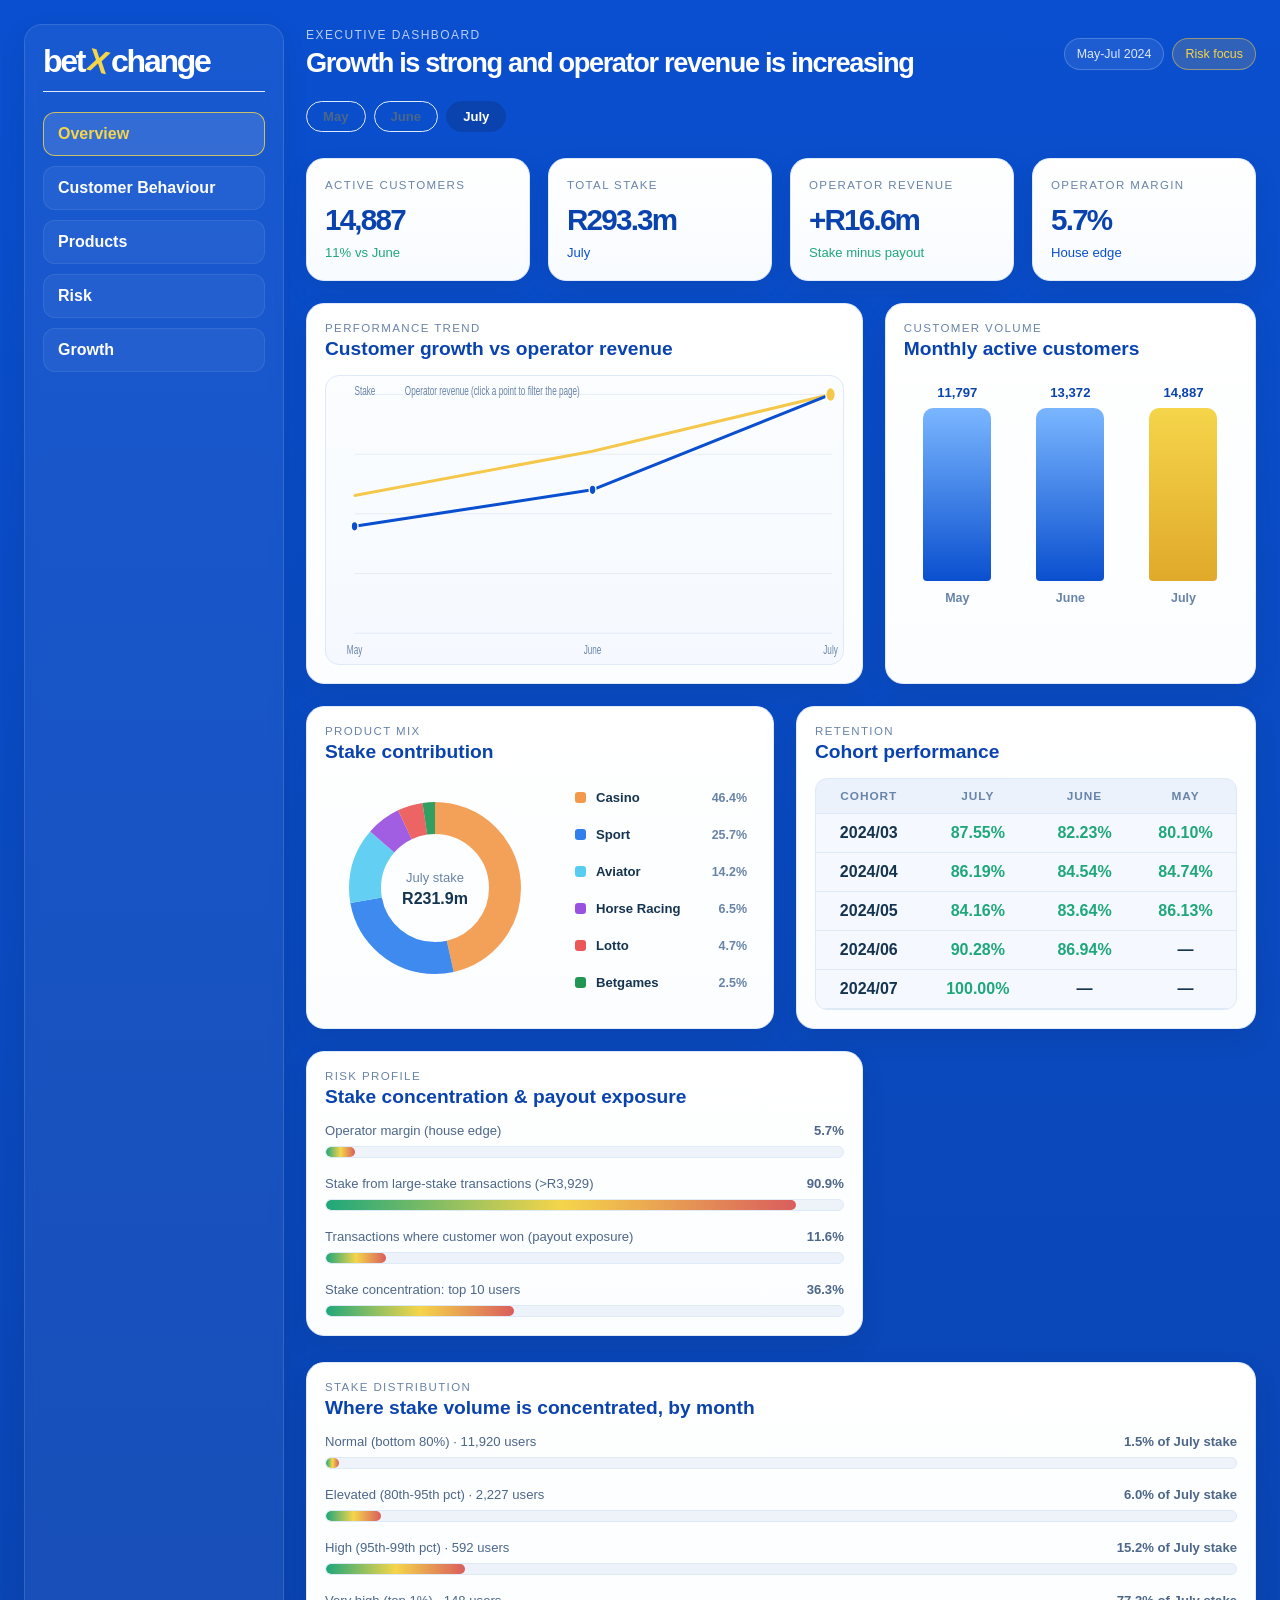
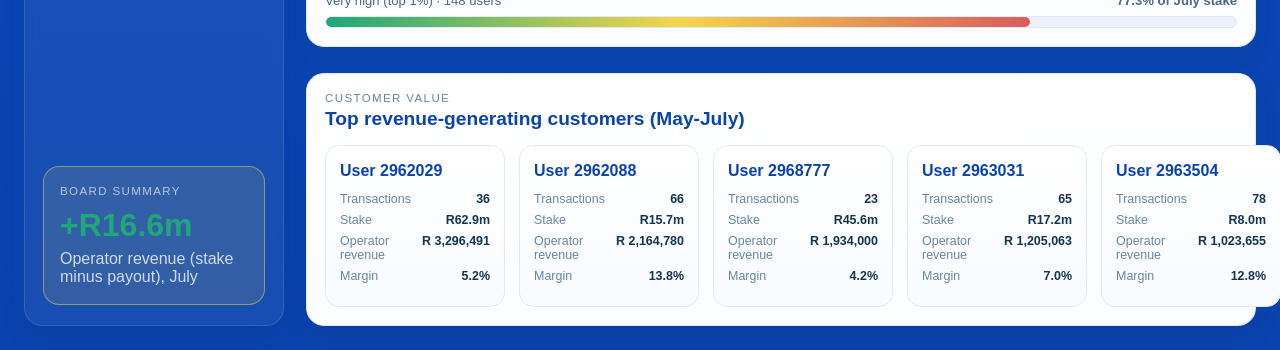
<file: dashboard/index.html>
<!DOCTYPE html>
<html lang="en">
  <head>
    <meta charset="UTF-8" />
    <meta name="viewport" content="width=device-width, initial-scale=1.0" />
    <title>BetXchange Dashboard</title>
    <link rel="stylesheet" href="styles.css" />
  </head>
  <body>
    <div class="page-shell">
      <aside class="sidebar">
        <div class="brand-wrap">
          <div class="betx-logo" aria-label="BetXchange logo">
            <span class="bet">bet</span><span class="x-mark">X</span><span class="change">change</span>
          </div>
        </div>

        <nav class="nav">
          <a class="nav-item active" href="index.html">Overview</a>
          <a class="nav-item" href="customers.html">Customer Behaviour</a>
          <a class="nav-item" href="products.html">Products</a>
          <a class="nav-item" href="risk.html">Risk</a>
          <a class="nav-item" href="growth.html">Growth</a>
        </nav>

        <div class="sidebar-card">
          <p class="label">Board summary</p>
          <p class="value large positive">+R16.6m</p>
          <p class="muted">Operator revenue (stake minus payout), July</p>
        </div>
      </aside>

      <main class="main-panel">
        <header class="topbar">
          <div>
            <p class="eyebrow">Executive dashboard</p>
            <h2>Growth is strong and operator revenue is increasing</h2>
          </div>
          <div class="header-pills">
            <span class="pill">May-Jul 2024</span>
            <span class="pill accent">Risk focus</span>
          </div>
        </header>

        <div class="month-filter" id="monthFilter"></div>

        <section class="cards-grid" id="kpiCards"></section>

        <section class="content-grid">
          <div class="panel large-panel">
            <div class="panel-header">
              <div>
                <p class="label">Performance trend</p>
                <h3>Customer growth vs operator revenue</h3>
              </div>
            </div>
            <div id="trendChart" class="trend-chart"></div>
          </div>

          <div class="panel">
            <div class="panel-header">
              <div>
                <p class="label">Customer volume</p>
                <h3>Monthly active customers</h3>
              </div>
            </div>
            <div id="monthlyActiveBars" class="bar-chart"></div>
          </div>
        </section>

        <section class="content-grid">
          <div class="panel">
            <div class="panel-header">
              <div>
                <p class="label">Product mix</p>
                <h3>Stake contribution</h3>
              </div>
            </div>
            <div class="donut-wrap">
              <div id="productDonut" class="donut-chart"></div>
              <div id="productDonutLegend" class="donut-legend"></div>
            </div>
          </div>

          <div class="panel">
            <div class="panel-header">
              <div>
                <p class="label">Retention</p>
                <h3>Cohort performance</h3>
              </div>
            </div>
            <div id="retentionTable" class="retention-table"></div>
          </div>
        </section>

        <section class="content-grid lower-grid">
          <div class="panel">
            <div class="panel-header">
              <div>
                <p class="label">Risk profile</p>
                <h3>Stake concentration &amp; payout exposure</h3>
              </div>
            </div>
            <div id="riskSummary" class="risk-summary"></div>
          </div>
        </section>

        <section class="panel full-width-panel">
          <div class="panel-header">
            <div>
              <p class="label">Stake distribution</p>
              <h3>Where stake volume is concentrated, by month</h3>
            </div>
          </div>
          <div id="stakeSegments" class="risk-summary"></div>
        </section>

        <section class="panel full-width-panel">
          <div class="panel-header">
            <div>
              <p class="label">Customer value</p>
              <h3>Top revenue-generating customers (May-July)</h3>
            </div>
          </div>
          <div id="customerList" class="customer-list"></div>
        </section>
      </main>
    </div>

    <script src="script.js"></script>
  </body>
</html>
</file>
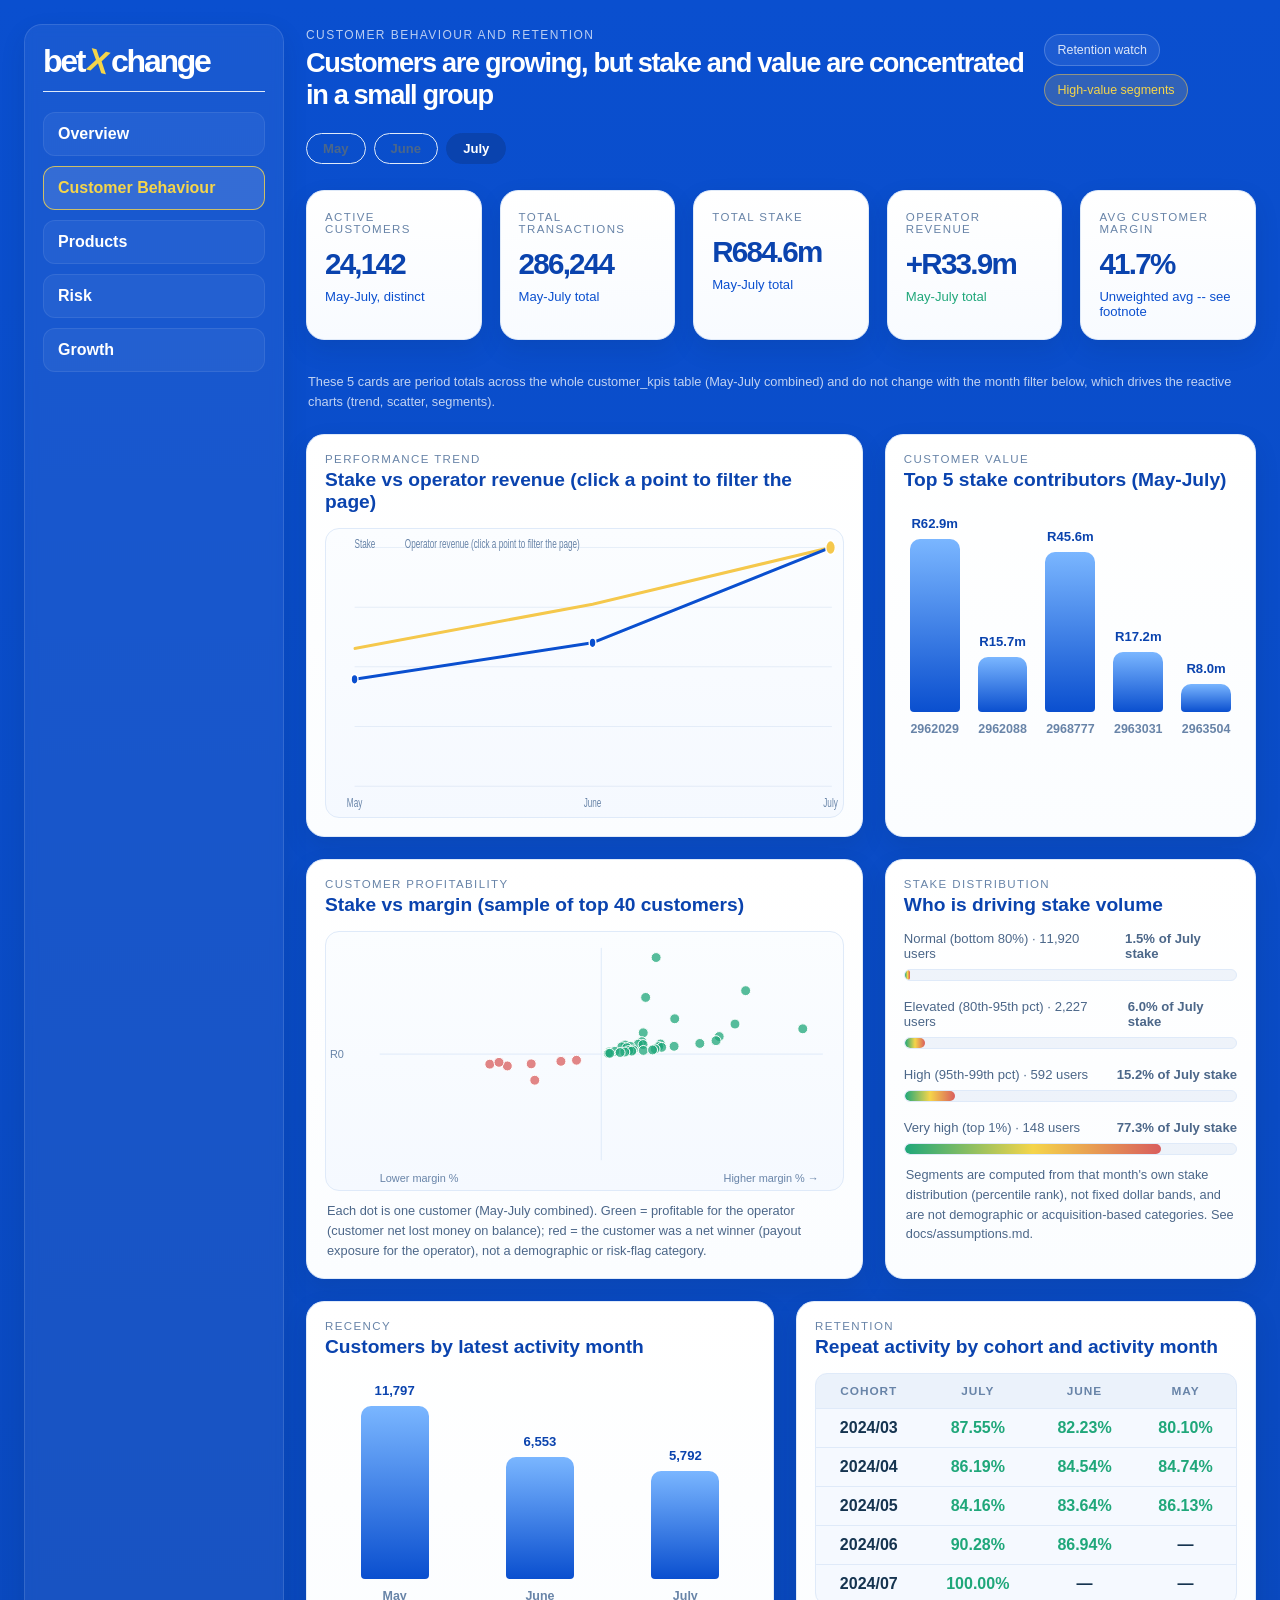
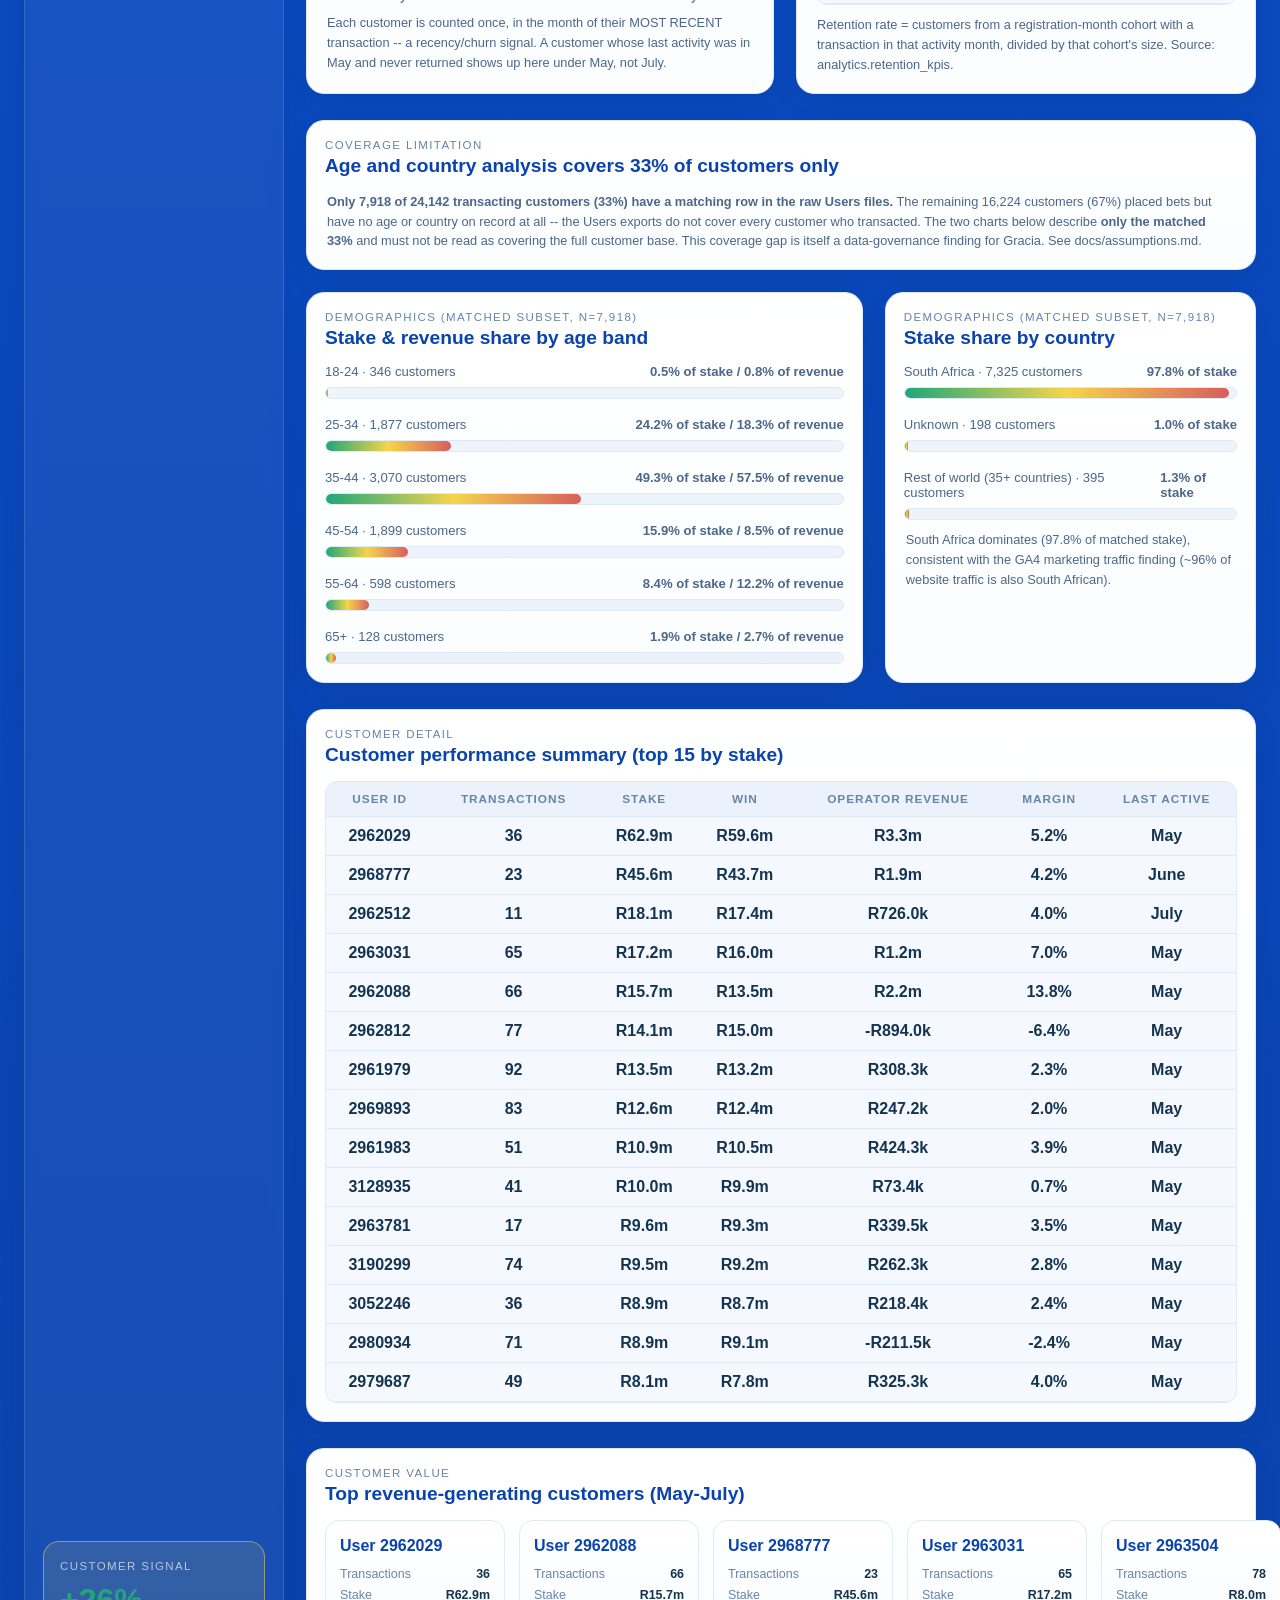
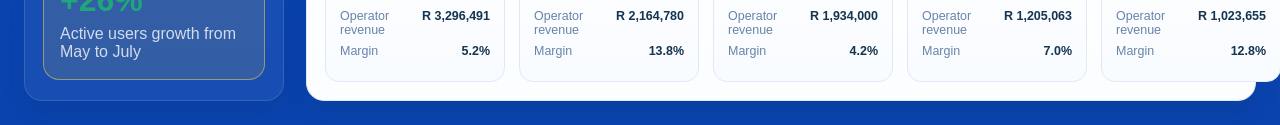
<file: dashboard/customers.html>
<!DOCTYPE html>
<html lang="en">
  <head>
    <meta charset="UTF-8" />
    <meta name="viewport" content="width=device-width, initial-scale=1.0" />
    <title>BetXchange | Customer Behaviour</title>
    <link rel="stylesheet" href="styles.css" />
  </head>
  <body>
    <div class="page-shell">
      <aside class="sidebar">
        <div class="brand-wrap">
          <div class="betx-logo" aria-label="BetXchange logo">
            <span class="bet">bet</span><span class="x-mark">X</span><span class="change">change</span>
          </div>
        </div>

        <nav class="nav">
          <a class="nav-item" href="index.html">Overview</a>
          <a class="nav-item active" href="customers.html">Customer Behaviour</a>
          <a class="nav-item" href="products.html">Products</a>
          <a class="nav-item" href="risk.html">Risk</a>
          <a class="nav-item" href="growth.html">Growth</a>
        </nav>

        <div class="sidebar-card">
          <p class="label">Customer signal</p>
          <p class="value large positive">+26%</p>
          <p class="muted">Active users growth from May to July</p>
        </div>
      </aside>

      <main class="main-panel">
        <header class="topbar">
          <div>
            <p class="eyebrow">Customer behaviour and retention</p>
            <h2>Customers are growing, but stake and value are concentrated in a small group</h2>
          </div>
          <div class="header-pills">
            <span class="pill">Retention watch</span>
            <span class="pill accent">High-value segments</span>
          </div>
        </header>

        <div class="month-filter" id="monthFilter"></div>

        <section class="cards-grid" id="customerKpiCards"></section>
        <p class="footnote">
          These 5 cards are period totals across the whole customer_kpis table (May-July combined) and do not change
          with the month filter below, which drives the reactive charts (trend, scatter, segments).
        </p>

        <section class="content-grid">
          <div class="panel large-panel">
            <div class="panel-header">
              <div>
                <p class="label">Performance trend</p>
                <h3>Stake vs operator revenue (click a point to filter the page)</h3>
              </div>
            </div>
            <div id="trendChart" class="trend-chart"></div>
          </div>

          <div class="panel">
            <div class="panel-header">
              <div>
                <p class="label">Customer value</p>
                <h3>Top 5 stake contributors (May-July)</h3>
              </div>
            </div>
            <div id="topStakeBars" class="bar-chart"></div>
          </div>
        </section>

        <section class="content-grid">
          <div class="panel">
            <div class="panel-header">
              <div>
                <p class="label">Customer profitability</p>
                <h3>Stake vs margin (sample of top 40 customers)</h3>
              </div>
            </div>
            <div id="customerScatter" class="scatter-chart"></div>
            <p class="footnote">
              Each dot is one customer (May-July combined). Green = profitable for the operator (customer net lost
              money on balance); red = the customer was a net winner (payout exposure for the operator), not a
              demographic or risk-flag category.
            </p>
          </div>

          <div class="panel">
            <div class="panel-header">
              <div>
                <p class="label">Stake distribution</p>
                <h3>Who is driving stake volume</h3>
              </div>
            </div>
            <div id="stakeSegments" class="risk-summary"></div>
            <p class="footnote">
              Segments are computed from that month's own stake distribution (percentile rank), not fixed dollar
              bands, and are not demographic or acquisition-based categories. See docs/assumptions.md.
            </p>
          </div>
        </section>

        <section class="content-grid">
          <div class="panel">
            <div class="panel-header">
              <div>
                <p class="label">Recency</p>
                <h3>Customers by latest activity month</h3>
              </div>
            </div>
            <div id="customerActivityBars" class="bar-chart"></div>
            <p class="footnote">
              Each customer is counted once, in the month of their MOST RECENT transaction -- a recency/churn signal.
              A customer whose last activity was in May and never returned shows up here under May, not July.
            </p>
          </div>

          <div class="panel">
            <div class="panel-header">
              <div>
                <p class="label">Retention</p>
                <h3>Repeat activity by cohort and activity month</h3>
              </div>
            </div>
            <div id="retentionTable" class="retention-table"></div>
            <p class="footnote">
              Retention rate = customers from a registration-month cohort with a transaction in that activity month,
              divided by that cohort's size. Source: analytics.retention_kpis.
            </p>
          </div>
        </section>

        <section class="panel full-width-panel">
          <div class="panel-header">
            <div>
              <p class="label">Coverage limitation</p>
              <h3>Age and country analysis covers 33% of customers only</h3>
            </div>
          </div>
          <p class="footnote">
            <strong>Only 7,918 of 24,142 transacting customers (33%) have a matching row in the raw Users
            files.</strong> The remaining 16,224 customers (67%) placed bets but have no age or country on
            record at all -- the Users exports do not cover every customer who transacted. The two charts below
            describe <strong>only the matched 33%</strong> and must not be read as covering the full customer
            base. This coverage gap is itself a data-governance finding for Gracia. See docs/assumptions.md.
          </p>
        </section>

        <section class="content-grid">
          <div class="panel">
            <div class="panel-header">
              <div>
                <p class="label">Demographics (matched subset, n=7,918)</p>
                <h3>Stake &amp; revenue share by age band</h3>
              </div>
            </div>
            <div id="ageBandBars" class="risk-summary"></div>
          </div>

          <div class="panel">
            <div class="panel-header">
              <div>
                <p class="label">Demographics (matched subset, n=7,918)</p>
                <h3>Stake share by country</h3>
              </div>
            </div>
            <div id="countryBars" class="risk-summary"></div>
            <p class="footnote">
              South Africa dominates (97.8% of matched stake), consistent with the GA4 marketing traffic finding
              (~96% of website traffic is also South African).
            </p>
          </div>
        </section>

        <section class="panel full-width-panel">
          <div class="panel-header">
            <div>
              <p class="label">Customer detail</p>
              <h3>Customer performance summary (top 15 by stake)</h3>
            </div>
          </div>
          <div id="customerDetailTable" class="retention-table"></div>
        </section>

        <section class="panel full-width-panel">
          <div class="panel-header">
            <div>
              <p class="label">Customer value</p>
              <h3>Top revenue-generating customers (May-July)</h3>
            </div>
          </div>
          <div id="customerList" class="customer-list"></div>
        </section>
      </main>
    </div>

    <script src="script.js"></script>
  </body>
</html>
</file>
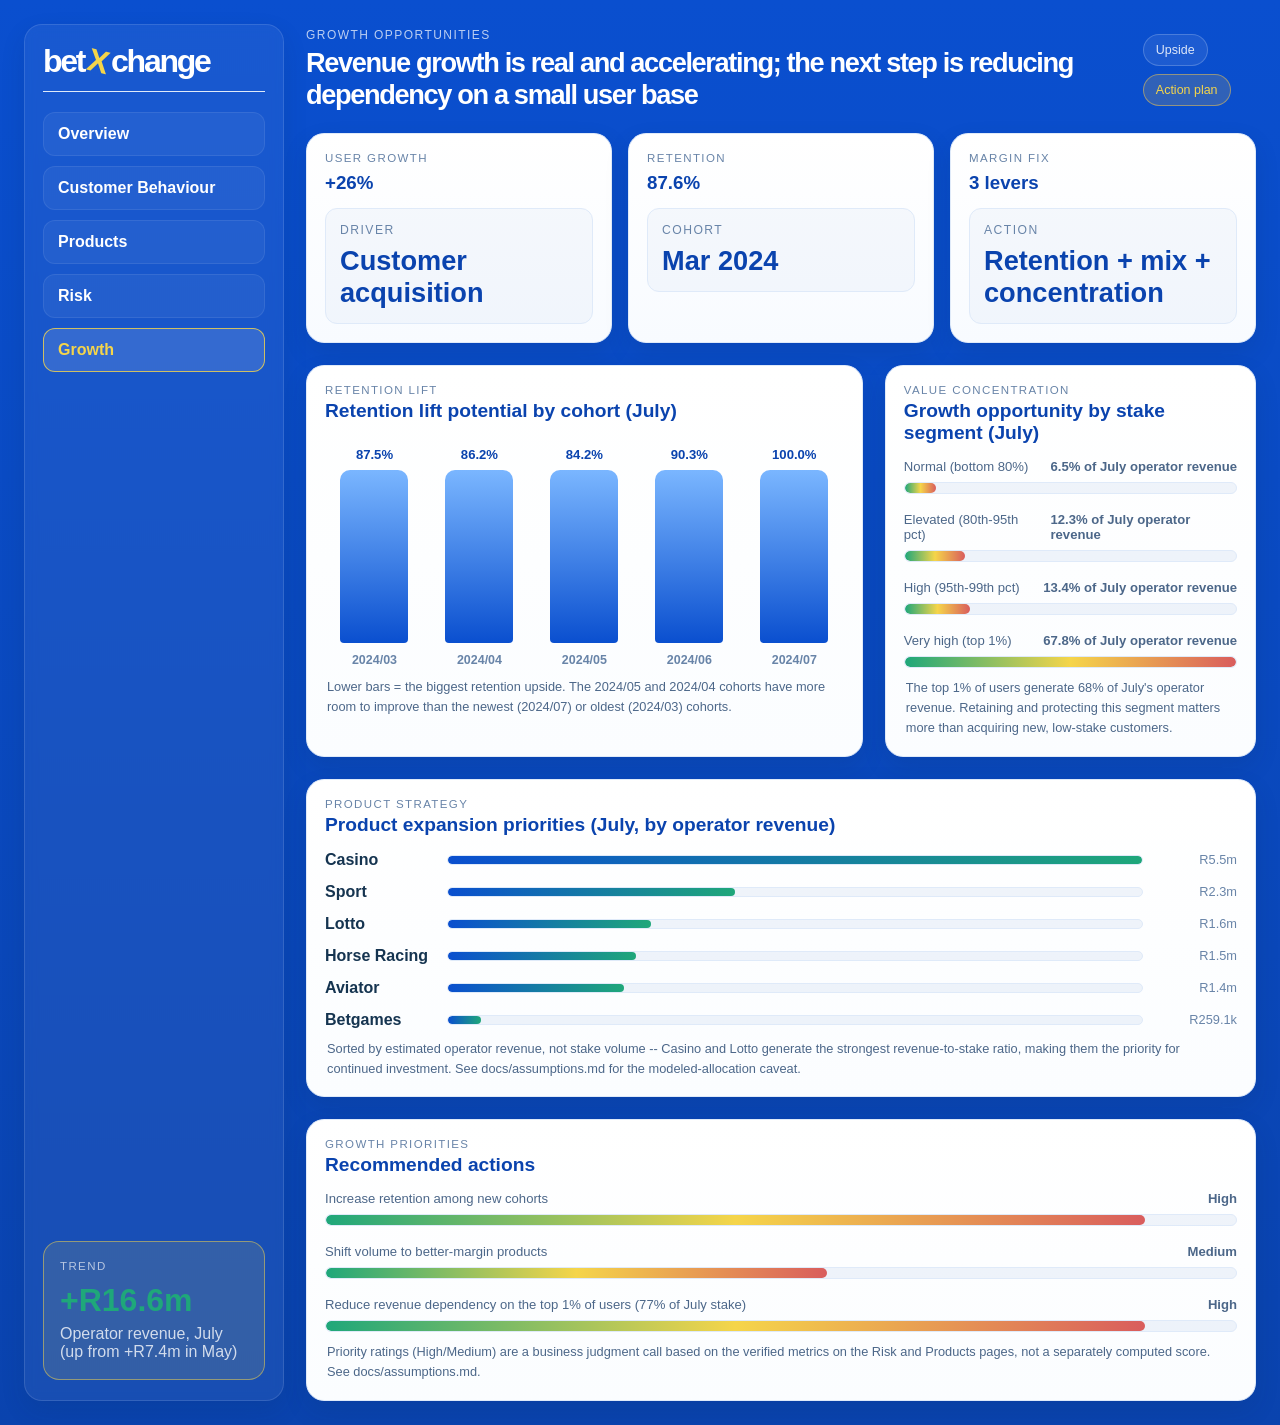
<file: dashboard/growth.html>
<!DOCTYPE html>
<html lang="en">
  <head>
    <meta charset="UTF-8" />
    <meta name="viewport" content="width=device-width, initial-scale=1.0" />
    <title>BetXchange | Growth</title>
    <link rel="stylesheet" href="styles.css" />
  </head>
  <body>
    <div class="page-shell">
      <aside class="sidebar">
        <div class="brand-wrap">
          <div class="betx-logo" aria-label="BetXchange logo">
            <span class="bet">bet</span><span class="x-mark">X</span><span class="change">change</span>
          </div>
        </div>

        <nav class="nav">
          <a class="nav-item" href="index.html">Overview</a>
          <a class="nav-item" href="customers.html">Customer Behaviour</a>
          <a class="nav-item" href="products.html">Products</a>
          <a class="nav-item" href="risk.html">Risk</a>
          <a class="nav-item active" href="growth.html">Growth</a>
        </nav>

        <div class="sidebar-card">
          <p class="label">Trend</p>
          <p class="value large positive">+R16.6m</p>
          <p class="muted">Operator revenue, July (up from +R7.4m in May)</p>
        </div>
      </aside>

      <main class="main-panel">
        <header class="topbar">
          <div>
            <p class="eyebrow">Growth opportunities</p>
            <h2>Revenue growth is real and accelerating; the next step is reducing dependency on a small user base</h2>
          </div>
          <div class="header-pills">
            <span class="pill">Upside</span>
            <span class="pill accent">Action plan</span>
          </div>
        </header>

        <section class="summary-grid">
          <div class="summary-box">
            <p class="label">User growth</p>
            <h3>+26%</h3>
            <div class="metric"><div class="title">Driver</div><div class="number">Customer acquisition</div></div>
          </div>
          <div class="summary-box">
            <p class="label">Retention</p>
            <h3>87.6%</h3>
            <div class="metric"><div class="title">Cohort</div><div class="number">Mar 2024</div></div>
          </div>
          <div class="summary-box">
            <p class="label">Margin fix</p>
            <h3>3 levers</h3>
            <div class="metric"><div class="title">Action</div><div class="number">Retention + mix + concentration</div></div>
          </div>
        </section>

        <section class="content-grid">
          <div class="panel">
            <div class="panel-header">
              <div>
                <p class="label">Retention lift</p>
                <h3>Retention lift potential by cohort (July)</h3>
              </div>
            </div>
            <div id="retentionLiftBars" class="bar-chart"></div>
            <p class="footnote">
              Lower bars = the biggest retention upside. The 2024/05 and 2024/04 cohorts have more room to improve
              than the newest (2024/07) or oldest (2024/03) cohorts.
            </p>
          </div>

          <div class="panel">
            <div class="panel-header">
              <div>
                <p class="label">Value concentration</p>
                <h3>Growth opportunity by stake segment (July)</h3>
              </div>
            </div>
            <div id="growthSegmentBars" class="risk-summary"></div>
            <p class="footnote">
              The top 1% of users generate 68% of July's operator revenue. Retaining and protecting this segment
              matters more than acquiring new, low-stake customers.
            </p>
          </div>
        </section>

        <section class="panel">
          <div class="panel-header">
            <div>
              <p class="label">Product strategy</p>
              <h3>Product expansion priorities (July, by operator revenue)</h3>
            </div>
          </div>
          <div id="productPriorityBars" class="product-bars"></div>
          <p class="footnote">
            Sorted by estimated operator revenue, not stake volume -- Casino and Lotto generate the strongest
            revenue-to-stake ratio, making them the priority for continued investment. See docs/assumptions.md for
            the modeled-allocation caveat.
          </p>
        </section>

        <section class="panel">
          <div class="panel-header">
            <div>
              <p class="label">Growth priorities</p>
              <h3>Recommended actions</h3>
            </div>
          </div>
          <div class="risk-summary">
            <div class="risk-item">
              <div class="risk-header"><span>Increase retention among new cohorts</span><strong>High</strong></div>
              <div class="risk-track"><div class="risk-fill" style="width:90%"></div></div>
            </div>
            <div class="risk-item">
              <div class="risk-header"><span>Shift volume to better-margin products</span><strong>Medium</strong></div>
              <div class="risk-track"><div class="risk-fill" style="width:55%"></div></div>
            </div>
            <div class="risk-item">
              <div class="risk-header"><span>Reduce revenue dependency on the top 1% of users (77% of July stake)</span><strong>High</strong></div>
              <div class="risk-track"><div class="risk-fill" style="width:90%"></div></div>
            </div>
          </div>
          <p class="footnote">
            Priority ratings (High/Medium) are a business judgment call based on the verified metrics on the Risk
            and Products pages, not a separately computed score. See docs/assumptions.md.
          </p>
        </section>
      </main>
    </div>

    <script src="script.js"></script>
  </body>
</html>
</file>
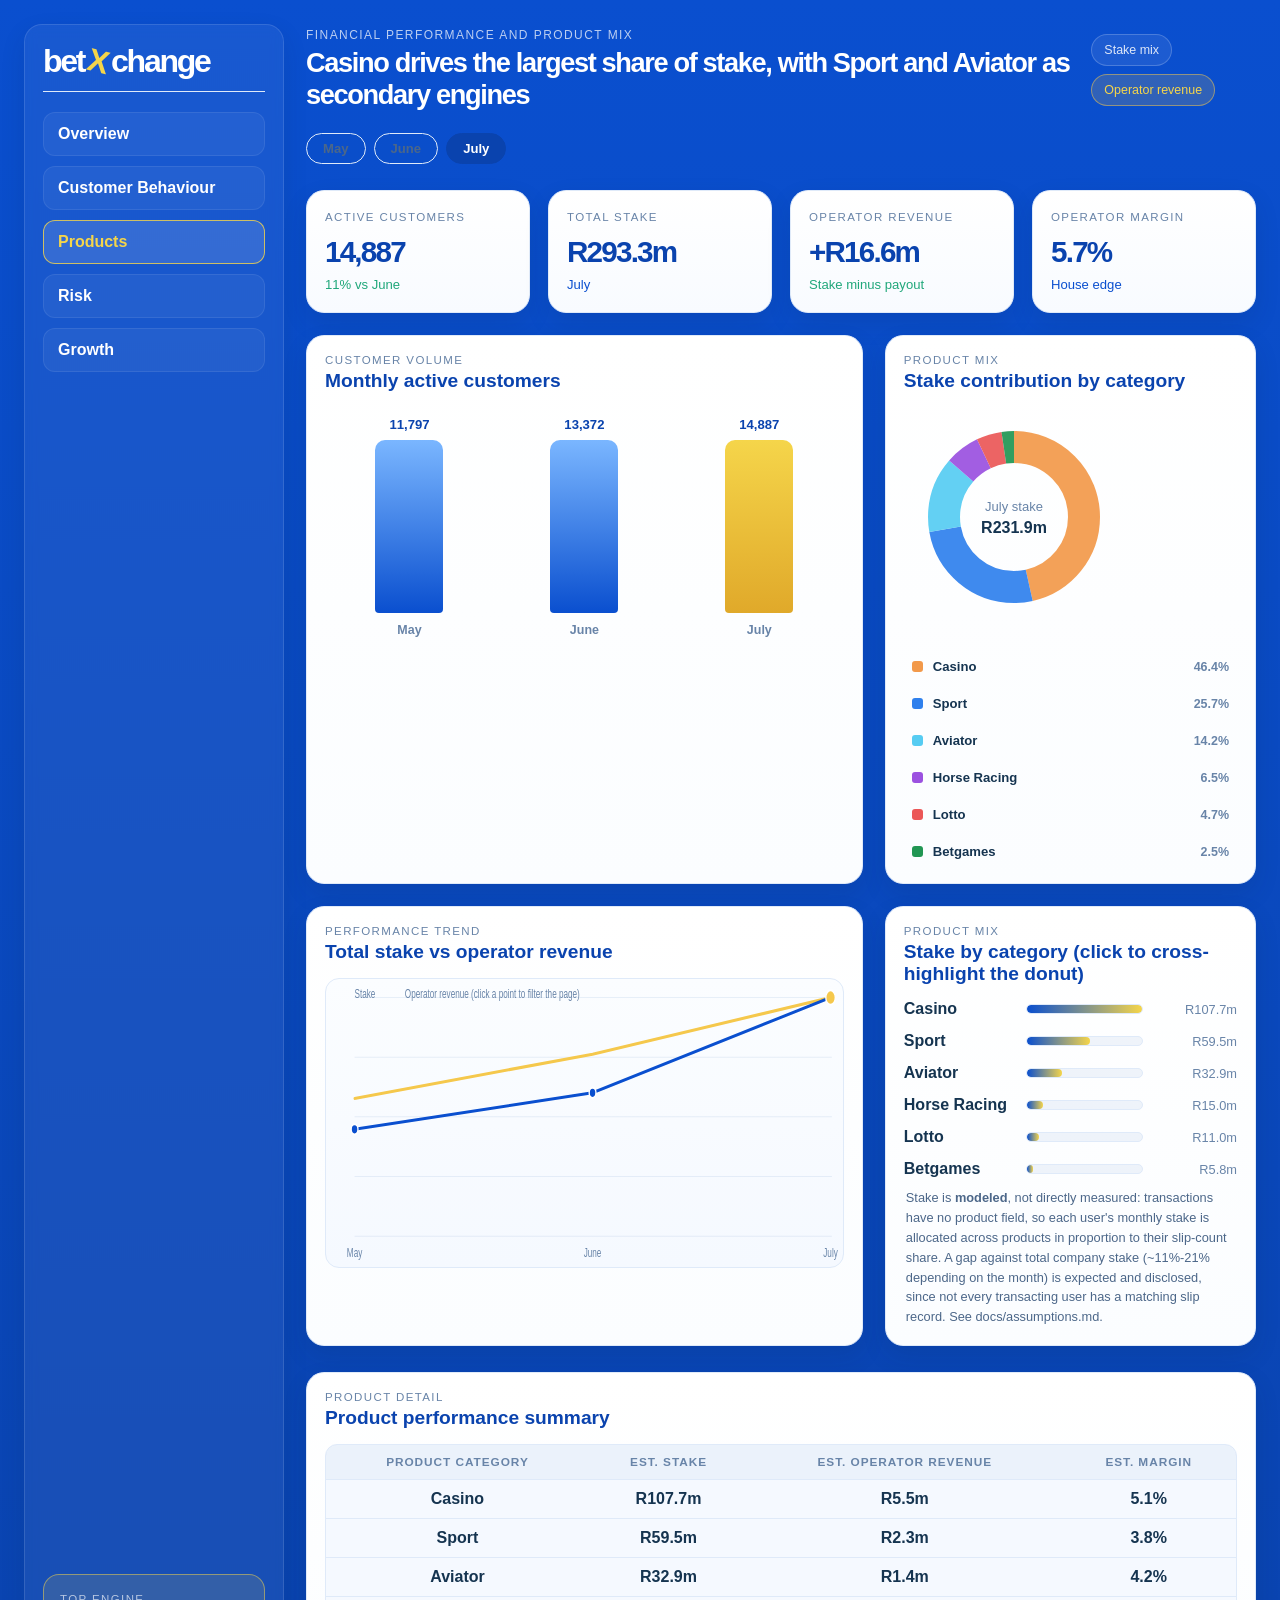
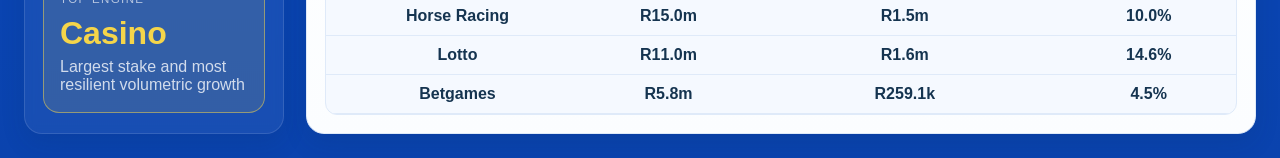
<file: dashboard/products.html>
<!DOCTYPE html>
<html lang="en">
  <head>
    <meta charset="UTF-8" />
    <meta name="viewport" content="width=device-width, initial-scale=1.0" />
    <title>BetXchange | Products</title>
    <link rel="stylesheet" href="styles.css" />
  </head>
  <body>
    <div class="page-shell">
      <aside class="sidebar">
        <div class="brand-wrap">
          <div class="betx-logo" aria-label="BetXchange logo">
            <span class="bet">bet</span><span class="x-mark">X</span><span class="change">change</span>
          </div>
        </div>

        <nav class="nav">
          <a class="nav-item" href="index.html">Overview</a>
          <a class="nav-item" href="customers.html">Customer Behaviour</a>
          <a class="nav-item active" href="products.html">Products</a>
          <a class="nav-item" href="risk.html">Risk</a>
          <a class="nav-item" href="growth.html">Growth</a>
        </nav>

        <div class="sidebar-card">
          <p class="label">Top engine</p>
          <p class="value large accent">Casino</p>
          <p class="muted">Largest stake and most resilient volumetric growth</p>
        </div>
      </aside>

      <main class="main-panel">
        <header class="topbar">
          <div>
            <p class="eyebrow">Financial performance and product mix</p>
            <h2>Casino drives the largest share of stake, with Sport and Aviator as secondary engines</h2>
          </div>
          <div class="header-pills">
            <span class="pill">Stake mix</span>
            <span class="pill accent">Operator revenue</span>
          </div>
        </header>

        <div class="month-filter" id="monthFilter"></div>

        <section class="cards-grid" id="kpiCards"></section>

        <section class="content-grid">
          <div class="panel">
            <div class="panel-header">
              <div>
                <p class="label">Customer volume</p>
                <h3>Monthly active customers</h3>
              </div>
            </div>
            <div id="monthlyActiveBars" class="bar-chart"></div>
          </div>

          <div class="panel">
            <div class="panel-header">
              <div>
                <p class="label">Product mix</p>
                <h3>Stake contribution by category</h3>
              </div>
            </div>
            <div class="donut-wrap">
              <div id="productDonut" class="donut-chart"></div>
              <div id="productDonutLegend" class="donut-legend"></div>
            </div>
          </div>
        </section>

        <section class="content-grid">
          <div class="panel large-panel">
            <div class="panel-header">
              <div>
                <p class="label">Performance trend</p>
                <h3>Total stake vs operator revenue</h3>
              </div>
            </div>
            <div id="trendChart" class="trend-chart"></div>
          </div>

          <div class="panel">
            <div class="panel-header">
              <div>
                <p class="label">Product mix</p>
                <h3>Stake by category (click to cross-highlight the donut)</h3>
              </div>
            </div>
            <div id="productBars" class="product-bars"></div>
            <p class="footnote">
              Stake is <strong>modeled</strong>, not directly measured: transactions have no product field, so each
              user's monthly stake is allocated across products in proportion to their slip-count share. A gap
              against total company stake (~11%-21% depending on the month) is expected and disclosed, since not
              every transacting user has a matching slip record. See docs/assumptions.md.
            </p>
          </div>
        </section>

        <section class="panel full-width-panel">
          <div class="panel-header">
            <div>
              <p class="label">Product detail</p>
              <h3>Product performance summary</h3>
            </div>
          </div>
          <div id="productTable" class="retention-table"></div>
        </section>
      </main>
    </div>

    <script src="script.js"></script>
  </body>
</html>
</file>
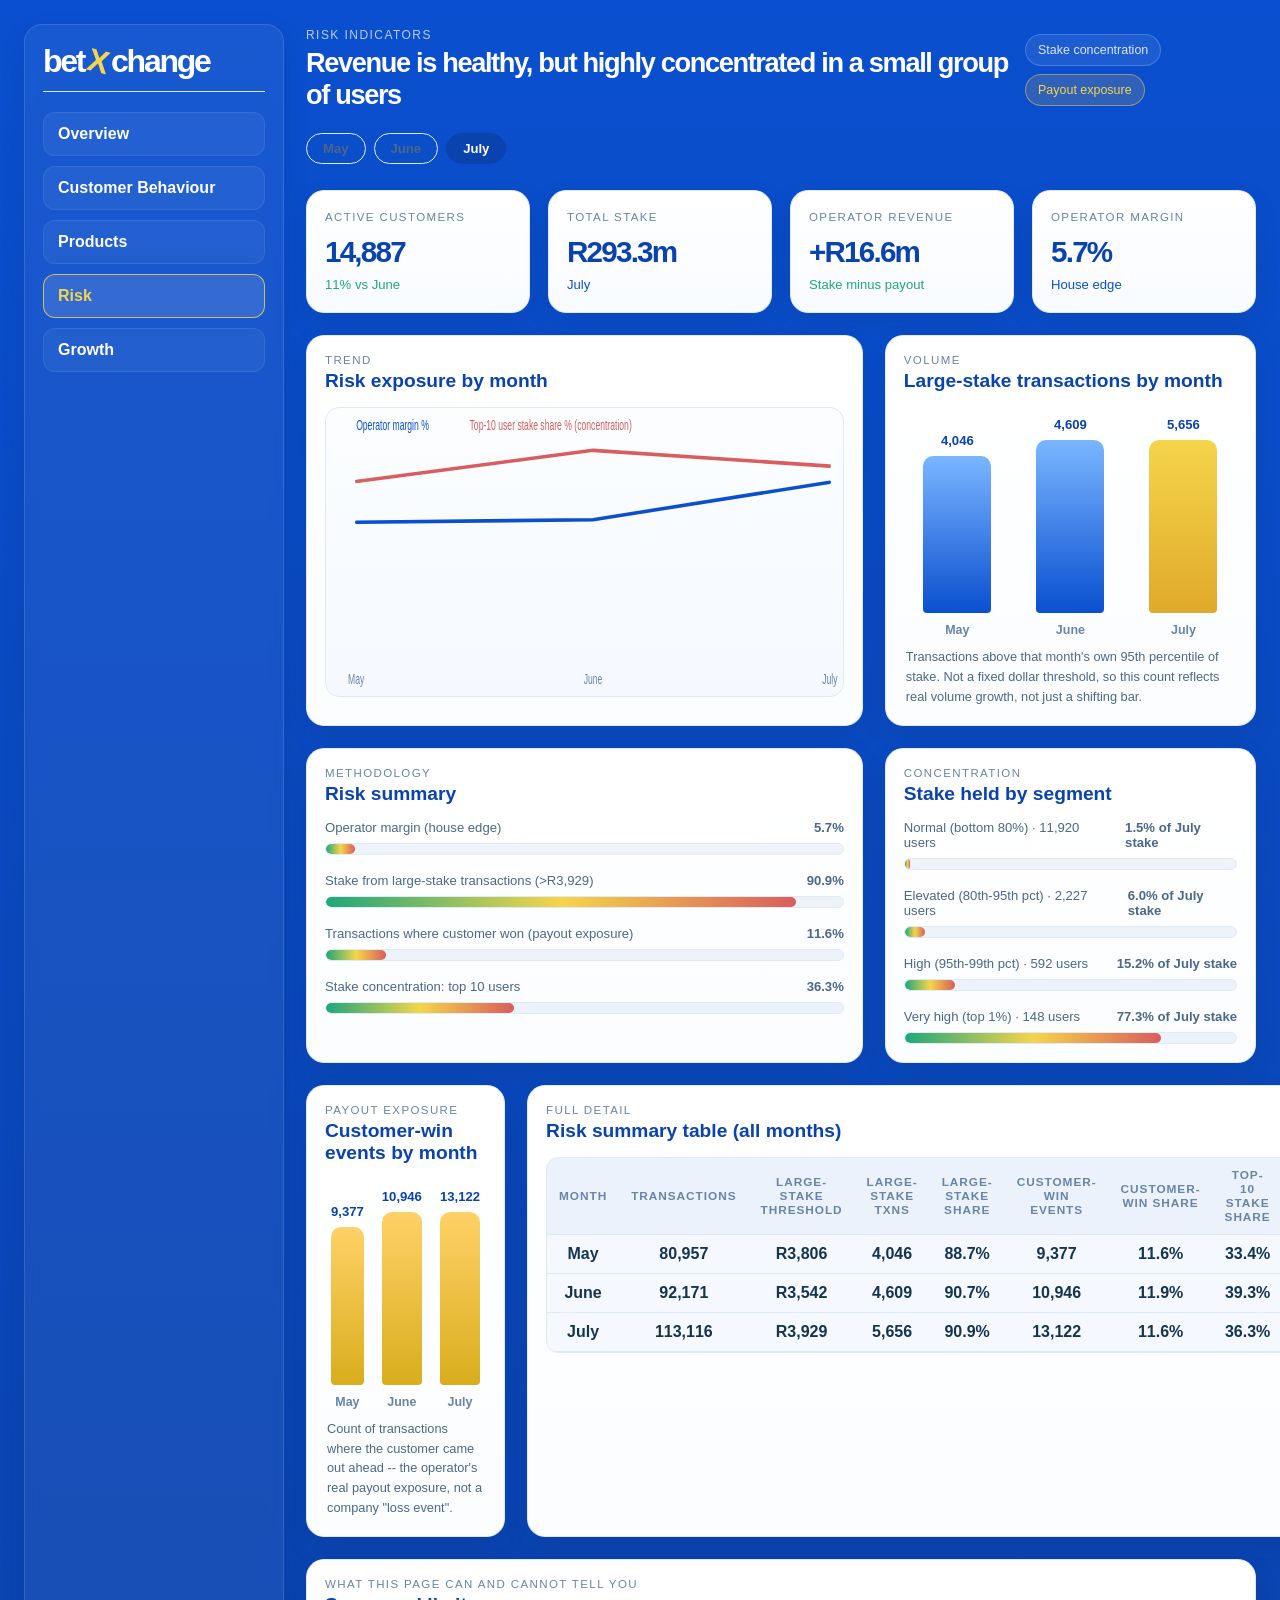
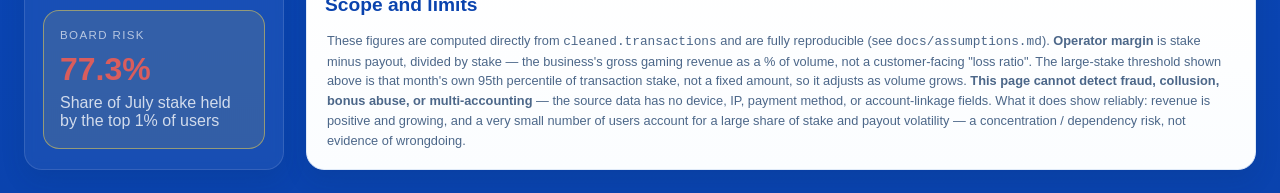
<file: dashboard/risk.html>
<!DOCTYPE html>
<html lang="en">
  <head>
    <meta charset="UTF-8" />
    <meta name="viewport" content="width=device-width, initial-scale=1.0" />
    <title>BetXchange | Risk</title>
    <link rel="stylesheet" href="styles.css" />
  </head>
  <body>
    <div class="page-shell">
      <aside class="sidebar">
        <div class="brand-wrap">
          <div class="betx-logo" aria-label="BetXchange logo">
            <span class="bet">bet</span><span class="x-mark">X</span><span class="change">change</span>
          </div>
        </div>

        <nav class="nav">
          <a class="nav-item" href="index.html">Overview</a>
          <a class="nav-item" href="customers.html">Customer Behaviour</a>
          <a class="nav-item" href="products.html">Products</a>
          <a class="nav-item active" href="risk.html">Risk</a>
          <a class="nav-item" href="growth.html">Growth</a>
        </nav>

        <div class="sidebar-card">
          <p class="label">Board risk</p>
          <p class="value large negative">77.3%</p>
          <p class="muted">Share of July stake held by the top 1% of users</p>
        </div>
      </aside>

      <main class="main-panel">
        <header class="topbar">
          <div>
            <p class="eyebrow">Risk indicators</p>
            <h2>Revenue is healthy, but highly concentrated in a small group of users</h2>
          </div>
          <div class="header-pills">
            <span class="pill">Stake concentration</span>
            <span class="pill accent">Payout exposure</span>
          </div>
        </header>

        <div class="month-filter" id="monthFilter"></div>

        <section class="cards-grid" id="kpiCards"></section>

        <section class="content-grid">
          <div class="panel large-panel">
            <div class="panel-header">
              <div>
                <p class="label">Trend</p>
                <h3>Risk exposure by month</h3>
              </div>
            </div>
            <div id="riskTrendChart" class="trend-chart"></div>
          </div>

          <div class="panel">
            <div class="panel-header">
              <div>
                <p class="label">Volume</p>
                <h3>Large-stake transactions by month</h3>
              </div>
            </div>
            <div id="largeStakeBars" class="bar-chart"></div>
            <p class="footnote">
              Transactions above that month's own 95th percentile of stake. Not a fixed dollar threshold, so this
              count reflects real volume growth, not just a shifting bar.
            </p>
          </div>
        </section>

        <section class="content-grid">
          <div class="panel">
            <div class="panel-header">
              <div>
                <p class="label">Methodology</p>
                <h3>Risk summary</h3>
              </div>
            </div>
            <div id="riskSummary" class="risk-summary"></div>
          </div>

          <div class="panel">
            <div class="panel-header">
              <div>
                <p class="label">Concentration</p>
                <h3>Stake held by segment</h3>
              </div>
            </div>
            <div id="stakeSegments" class="risk-summary"></div>
          </div>
        </section>

        <section class="content-grid">
          <div class="panel">
            <div class="panel-header">
              <div>
                <p class="label">Payout exposure</p>
                <h3>Customer-win events by month</h3>
              </div>
            </div>
            <div id="customerWinBars" class="bar-chart"></div>
            <p class="footnote">
              Count of transactions where the customer came out ahead -- the operator's real payout exposure, not a
              company "loss event".
            </p>
          </div>

          <div class="panel">
            <div class="panel-header">
              <div>
                <p class="label">Full detail</p>
                <h3>Risk summary table (all months)</h3>
              </div>
            </div>
            <div id="riskTable" class="retention-table"></div>
          </div>
        </section>

        <section class="panel">
          <div class="panel-header">
            <div>
              <p class="label">What this page can and cannot tell you</p>
              <h3>Scope and limits</h3>
            </div>
          </div>
          <p class="footnote">
            These figures are computed directly from <code>cleaned.transactions</code> and are fully reproducible
            (see <code>docs/assumptions.md</code>). <strong>Operator margin</strong> is stake minus payout, divided
            by stake — the business's gross gaming revenue as a % of volume, not a customer-facing "loss ratio".
            The large-stake threshold shown above is that month's own 95th percentile of transaction stake, not a
            fixed amount, so it adjusts as volume grows. <strong>This page cannot detect fraud, collusion, bonus
            abuse, or multi-accounting</strong> — the source data has no device, IP, payment method, or
            account-linkage fields. What it does show reliably: revenue is positive and growing, and a very small
            number of users account for a large share of stake and payout volatility — a concentration /
            dependency risk, not evidence of wrongdoing.
          </p>
        </section>
      </main>
    </div>

    <script src="script.js"></script>
  </body>
</html>
</file>
<file: dashboard/styles.css>
:root {
  --brand-blue: #0a4fcf;
  --brand-blue-deep: #0a43ae;
  --brand-blue-strong: #073c9d;
  --brand-blue-soft: #edf5ff;
  --brand-yellow: #f5d54a;
  --brand-yellow-soft: #ffeeb0;
  --bg: #0b4fcf;
  --panel: #ffffff;
  --panel-alt: #f5f9ff;
  --sidebar: #edf5ff;
  --text: #153450;
  --text-soft: #4c6789;
  --muted: #6884a8;
  --line: #dfeaf9;
  --success: #1fa77a;
  --danger: #d95d5d;
  --warning: #d9ad1d;
  --shadow: rgba(12, 38, 76, 0.12);
}

* {
  box-sizing: border-box;
}

html, body {
  margin: 0;
  min-height: 100%;
  font-family: "Segoe UI", Tahoma, Geneva, Verdana, sans-serif;
  background: linear-gradient(180deg, var(--brand-blue) 0%, var(--brand-blue-deep) 100%);
  color: var(--text);
}

body {
  padding: 24px;
}

img {
  max-width: 100%;
  display: block;
}

.page-shell {
  display: grid;
  grid-template-columns: 260px minmax(0, 1fr);
  gap: 22px;
  max-width: 1500px;
  margin: 0 auto;
}

.sidebar,
.panel,
.kpi-card,
.summary-box {
  background: var(--panel);
  border: 1px solid var(--line);
  border-radius: 18px;
  box-shadow: 0 10px 24px var(--shadow);
}

.sidebar {
  padding: 20px 18px;
  display: flex;
  flex-direction: column;
  gap: 20px;
  background: rgba(255,255,255,0.06);
  border: 1px solid rgba(255,255,255,0.12);
  backdrop-filter: blur(6px);
}

.brand-wrap {
  padding-bottom: 14px;
  border-bottom: 1px solid var(--line);
}

.betx-logo {
  font-size: clamp(2rem, 2vw, 3.2rem);
  font-weight: 800;
  letter-spacing: -0.07em;
  line-height: 1;
  display: flex;
  align-items: baseline;
  flex-wrap: wrap;
  color: var(--brand-blue-deep);
}

.betx-logo .bet,
.betx-logo .change {
  color: #ffffff;
}

.betx-logo .x-mark {
  color: var(--brand-yellow);
  display: inline-block;
  transform: rotate(14deg);
  margin: 0 0.12em;
  text-shadow: 0 0 0 rgba(0,0,0,0);
}

.eyebrow {
  margin: 0 0 5px;
  font-size: 0.75rem;
  text-transform: uppercase;
  letter-spacing: 0.12em;
  color: rgba(255, 255, 255, 0.72);
}

h1, h2, h3, h4, p {
  margin: 0;
}

.nav {
  display: flex;
  flex-direction: column;
  gap: 10px;
}

.nav-item {
  display: block;
  text-decoration: none;
  padding: 12px 14px;
  border-radius: 12px;
  border: 1px solid rgba(255,255,255,0.08);
  background: rgba(255,255,255,0.05);
  color: #ffffff;
  font-weight: 600;
  transition: 0.2s ease;
}

.nav-item:hover,
.nav-item.active {
  background: rgba(255,255,255,0.12);
  border-color: rgba(245, 213, 74, 0.8);
  color: var(--brand-yellow);
}

.sidebar-card {
  margin-top: auto;
  background: rgba(245, 213, 74, 0.12);
  border: 1px solid rgba(245, 213, 74, 0.5);
  border-radius: 16px;
  padding: 18px 16px;
}

/* .label and .muted default to a grayish-blue tuned for white panels. The sidebar
   card is a dark, gold-tinted box, so those same classes need lighter overrides here
   to stay legible (same root cause as the earlier topbar contrast fix). */
.sidebar-card .label {
  color: rgba(255, 255, 255, 0.65);
}

.sidebar-card .muted {
  color: rgba(255, 255, 255, 0.78);
}

/* .accent (var(--brand-blue)) is nearly the same color as the dark page background,
   so it is invisible inside the sidebar card. Use the card's own gold accent instead. */
.sidebar-card .accent {
  color: var(--brand-yellow);
}

.value.large {
  font-size: 2rem;
  font-weight: 800;
  margin: 10px 0 6px;
}

.muted {
  color: var(--muted);
}

.main-panel {
  display: flex;
  flex-direction: column;
  gap: 22px;
}

.topbar {
  display: flex;
  align-items: center;
  justify-content: space-between;
  gap: 16px;
  padding-top: 4px;
}

.topbar h2 {
  font-size: clamp(1.7rem, 2vw, 2.6rem);
  line-height: 1.18;
  letter-spacing: -0.05em;
  color: #ffffff;
}

.header-pills {
  display: flex;
  gap: 8px;
  flex-wrap: wrap;
}

.pill {
  background: rgba(255, 255, 255, 0.08);
  border: 1px solid rgba(255, 255, 255, 0.2);
  border-radius: 999px;
  padding: 8px 12px;
  color: rgba(255, 255, 255, 0.85);
  font-size: 0.78rem;
}

.pill.accent {
  background: rgba(245, 200, 76, 0.16);
  border-color: rgba(245, 200, 76, 0.5);
  color: var(--brand-yellow);
}

.cards-grid {
  display: grid;
  grid-template-columns: repeat(auto-fit, minmax(170px, 1fr));
  gap: 18px;
}

.kpi-card {
  padding: 20px 18px;
  background: linear-gradient(180deg, #ffffff 0%, #f8fbff 100%);
}

.kpi-card .label {
  color: var(--muted);
  text-transform: uppercase;
  letter-spacing: 0.12em;
  font-size: 0.72rem;
}

.kpi-card .value {
  font-size: clamp(1.85rem, 2vw, 2.4rem);
  font-weight: 800;
  letter-spacing: -0.06em;
  margin: 12px 0 8px;
  color: var(--brand-blue-deep);
}

.kpi-card .meta {
  font-size: 0.82rem;
  color: var(--muted);
}

.meta.positive { color: var(--success); }
.meta.negative { color: var(--danger); }
.meta.neutral { color: var(--brand-blue); }

.content-grid {
  display: grid;
  grid-template-columns: 1.5fr 1fr;
  gap: 22px;
}

.lower-grid {
  grid-template-columns: 1.2fr 0.8fr;
}

.panel {
  padding: 18px;
  background: linear-gradient(180deg, #ffffff 0%, #fbfdff 100%);
}

.large-panel {
  min-height: 350px;
}

.panel-header {
  display: flex;
  align-items: center;
  justify-content: space-between;
  margin-bottom: 15px;
}

.panel-header h3 {
  margin-top: 4px;
  font-size: 1.2rem;
  color: var(--brand-blue-deep);
}

.label {
  font-size: 0.72rem;
  letter-spacing: 0.12em;
  text-transform: uppercase;
  color: var(--muted);
}

.trend-chart {
  height: 290px;
  border: 1px solid var(--line);
  border-radius: 14px;
  background: linear-gradient(180deg, #fbfdff 0%, #f5f9ff 100%);
  overflow: hidden;
}

.trend-chart svg {
  width: 100%;
  height: 100%;
  display: block;
}

.product-bars {
  display: flex;
  flex-direction: column;
  gap: 14px;
}

.product-row {
  display: grid;
  grid-template-columns: 110px minmax(0, 1fr) 82px;
  gap: 12px;
  align-items: center;
}

.product-label {
  font-weight: 600;
  color: var(--text);
}

.bar-track {
  background: rgba(11, 78, 162, 0.06);
  border: 1px solid var(--line);
  border-radius: 999px;
  height: 10px;
  overflow: hidden;
}

.bar-fill {
  height: 100%;
  border-radius: inherit;
  background: linear-gradient(90deg, var(--brand-blue) 0%, var(--brand-yellow) 100%);
}

.product-value {
  text-align: right;
  font-size: 0.8rem;
  color: var(--muted);
}

.retention-table {
  overflow: auto;
  border-radius: 12px;
  border: 1px solid var(--line);
  background: var(--panel-alt);
}

.retention-table table {
  width: 100%;
  border-collapse: collapse;
  min-width: 420px;
}

.retention-table th,
.retention-table td {
  padding: 10px 12px;
  border-bottom: 1px solid var(--line);
  text-align: center;
}

.retention-table th {
  background: rgba(11, 78, 162, 0.04);
  color: var(--muted);
  font-size: 0.74rem;
  letter-spacing: 0.08em;
  text-transform: uppercase;
}

.retention-table td {
  font-weight: 700;
  color: var(--text);
}

.cell-good { color: var(--success); }
.cell-risk { color: var(--danger); }

.risk-summary {
  display: flex;
  flex-direction: column;
  gap: 18px;
}

.risk-item {
  display: flex;
  flex-direction: column;
  gap: 8px;
}

.risk-header {
  display: flex;
  justify-content: space-between;
  align-items: center;
  gap: 12px;
  font-size: 0.82rem;
  color: var(--text-soft);
}

.risk-track {
  height: 12px;
  background: rgba(11, 78, 162, 0.06);
  border: 1px solid var(--line);
  border-radius: 999px;
  overflow: hidden;
}

.risk-fill {
  height: 100%;
  border-radius: inherit;
  background: linear-gradient(90deg, var(--success) 0%, var(--brand-yellow) 50%, var(--danger) 100%);
}

.customer-list {
  display: grid;
  grid-template-columns: repeat(5, minmax(180px, 1fr));
  gap: 14px;
}

.customer-item {
  background: linear-gradient(180deg, #ffffff 0%, #f8fbff 100%);
  border: 1px solid var(--line);
  border-radius: 14px;
  padding: 16px 14px;
}

.customer-item .name {
  font-weight: 700;
  margin-bottom: 12px;
  color: var(--brand-blue-deep);
}

.customer-item .line {
  display: flex;
  justify-content: space-between;
  gap: 12px;
  margin: 7px 0;
  color: var(--muted);
  font-size: 0.78rem;
}

.customer-item .line strong {
  color: var(--text);
}

.negative { color: var(--danger); }
.positive { color: var(--success); }
.accent { color: var(--brand-blue); }

.full-width-panel {
  margin-top: 4px;
}

.summary-box {
  padding: 18px;
  background: linear-gradient(180deg, #ffffff 0%, #f8fbff 100%);
}

.summary-box h3 {
  margin-top: 8px;
  margin-bottom: 14px;
  color: var(--brand-blue-deep);
}

.summary-grid {
  display: grid;
  grid-template-columns: repeat(3, minmax(0, 1fr));
  gap: 16px;
}

.metric {
  background: rgba(11, 78, 162, 0.03);
  border-radius: 12px;
  border: 1px solid var(--line);
  padding: 14px;
}

.metric .title {
  font-size: 0.76rem;
  letter-spacing: 0.12em;
  text-transform: uppercase;
  color: var(--muted);
}

.metric .number {
  margin-top: 8px;
  font-size: 1.7rem;
  font-weight: 800;
  color: var(--brand-blue-deep);
}

.metric .tag {
  margin-top: 10px;
  display: inline-block;
  font-size: 0.76rem;
  padding: 5px 8px;
  border-radius: 999px;
  background: rgba(245, 200, 76, 0.12);
  color: var(--brand-blue);
}

.footnote {
  color: var(--text-soft);
  font-size: 0.8rem;
  line-height: 1.55;
  margin-top: 10px;
  padding: 0 2px;
}

/* A few footnotes sit directly on the main-panel's blue background (not inside a
   white .panel box), so the default grayish-blue color is invisible there. Same root
   cause as the earlier topbar/sidebar-card contrast fixes. */
.main-panel > .footnote {
  color: rgba(255, 255, 255, 0.75);
}

/* Month filter pills: clicking these (or the chart elements wired to the same
   handler) updates every reactive visual on the page -- mirrors Power BI
   cross-filtering/cross-highlighting between visuals. */
.month-filter {
  display: flex;
  gap: 8px;
  flex-wrap: wrap;
  margin-bottom: 4px;
}

.month-pill {
  cursor: pointer;
  background: rgba(11, 78, 162, 0.04);
  border: 1px solid var(--line);
  border-radius: 999px;
  padding: 7px 16px;
  color: var(--text-soft);
  font-size: 0.82rem;
  font-weight: 600;
  transition: 0.15s ease;
}

.month-pill:hover {
  border-color: rgba(11, 78, 162, 0.3);
  color: var(--brand-blue-deep);
}

.month-pill.is-selected {
  background: var(--brand-blue-deep);
  border-color: var(--brand-blue-deep);
  color: #ffffff;
}

/* Generic vertical bar chart (e.g. "Monthly Active Customers") */
.bar-chart {
  display: flex;
  align-items: flex-end;
  gap: 18px;
  height: 230px;
  padding: 10px 6px 0;
}

.bar-chart-col {
  flex: 1;
  display: flex;
  flex-direction: column;
  align-items: center;
  justify-content: flex-end;
  height: 100%;
  cursor: pointer;
}

.bar-chart-value {
  font-size: 0.82rem;
  font-weight: 700;
  color: var(--brand-blue-deep);
  margin-bottom: 8px;
}

.bar-chart-col-fill {
  width: 100%;
  max-width: 68px;
  border-radius: 10px 10px 4px 4px;
  background: linear-gradient(180deg, #7ab6ff 0%, var(--brand-blue) 100%);
  transition: 0.15s ease;
}

.bar-chart-col.is-selected .bar-chart-col-fill {
  background: linear-gradient(180deg, var(--brand-yellow) 0%, #e0a92a 100%);
}

.bar-chart-label {
  margin-top: 10px;
  font-size: 0.78rem;
  color: var(--muted);
  font-weight: 600;
}

/* Donut chart (product contribution) */
.donut-wrap {
  display: flex;
  align-items: center;
  gap: 22px;
  flex-wrap: wrap;
}

.donut-chart svg {
  overflow: visible;
}

.donut-slice {
  cursor: pointer;
  transition: 0.15s ease;
  opacity: 0.92;
}

.donut-slice:hover,
.donut-slice.is-selected {
  opacity: 1;
  transform: scale(1.03);
  transform-origin: 110px 110px;
}

.donut-legend {
  display: flex;
  flex-direction: column;
  gap: 10px;
  flex: 1;
  min-width: 160px;
}

.donut-legend-item {
  display: flex;
  align-items: center;
  justify-content: space-between;
  gap: 10px;
  cursor: pointer;
  padding: 6px 8px;
  border-radius: 8px;
  transition: 0.15s ease;
}

.donut-legend-item:hover,
.donut-legend-item.is-selected {
  background: rgba(11, 78, 162, 0.06);
}

.donut-legend-swatch {
  width: 11px;
  height: 11px;
  border-radius: 3px;
  flex-shrink: 0;
}

.donut-legend-name {
  flex: 1;
  font-size: 0.82rem;
  font-weight: 600;
  color: var(--text);
}

.donut-legend-value {
  font-size: 0.78rem;
  color: var(--muted);
  font-weight: 700;
}

/* Scatter chart (customer stake vs margin) */
.scatter-chart {
  height: 260px;
  border: 1px solid var(--line);
  border-radius: 14px;
  background: linear-gradient(180deg, #fbfdff 0%, #f5f9ff 100%);
  overflow: hidden;
}

.scatter-chart svg {
  width: 100%;
  height: 100%;
  display: block;
}

.scatter-dot {
  cursor: pointer;
  transition: 0.15s ease;
}

.scatter-dot:hover {
  stroke: var(--brand-blue-deep);
  stroke-width: 2;
}

@media (max-width: 1100px) {
  .page-shell {
    grid-template-columns: 1fr;
  }

  .cards-grid {
    grid-template-columns: repeat(2, minmax(180px, 1fr));
  }

  .content-grid,
  .lower-grid,
  .summary-grid {
    grid-template-columns: 1fr;
  }
}

@media (max-width: 640px) {
  body {
    padding: 12px;
  }

  .topbar {
    flex-direction: column;
    align-items: flex-start;
  }

  .cards-grid,
  .customer-list {
    grid-template-columns: 1fr;
  }

  .betx-logo {
    font-size: 2.5rem;
  }
}
</file>
